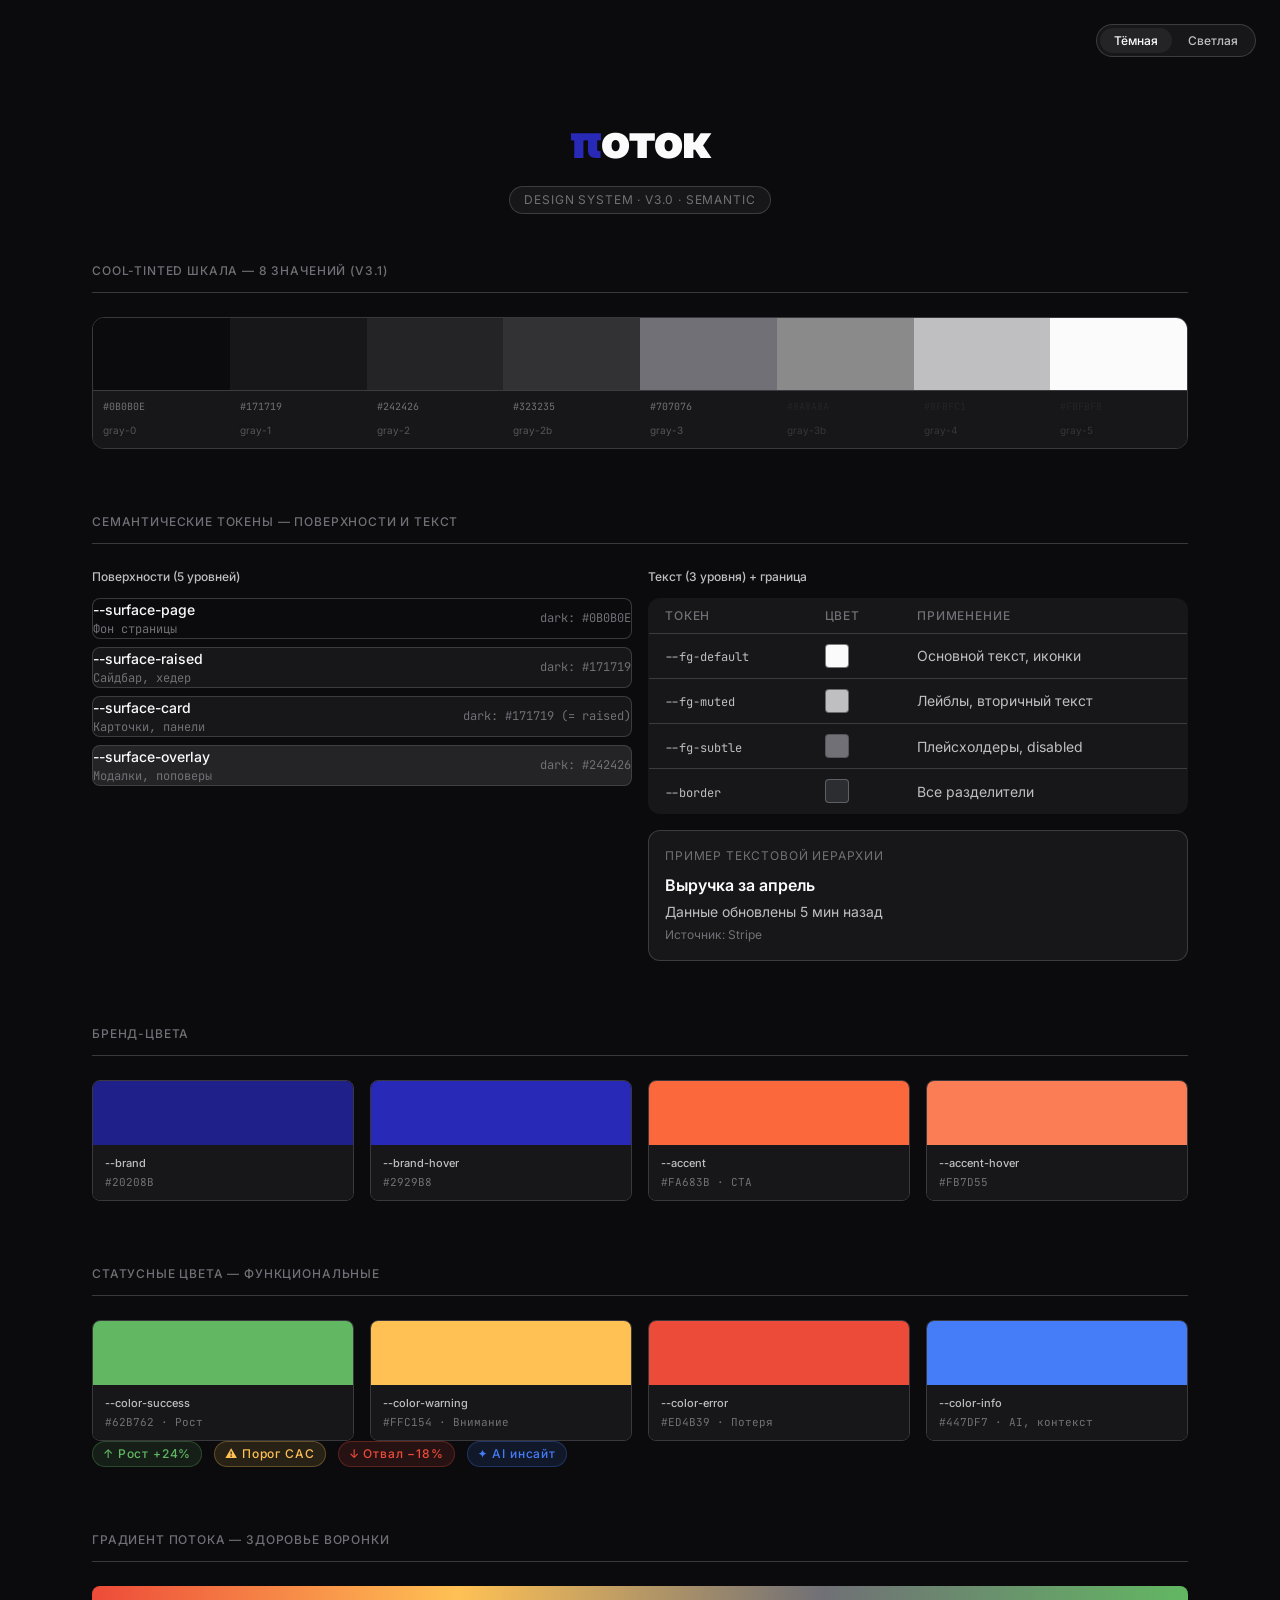
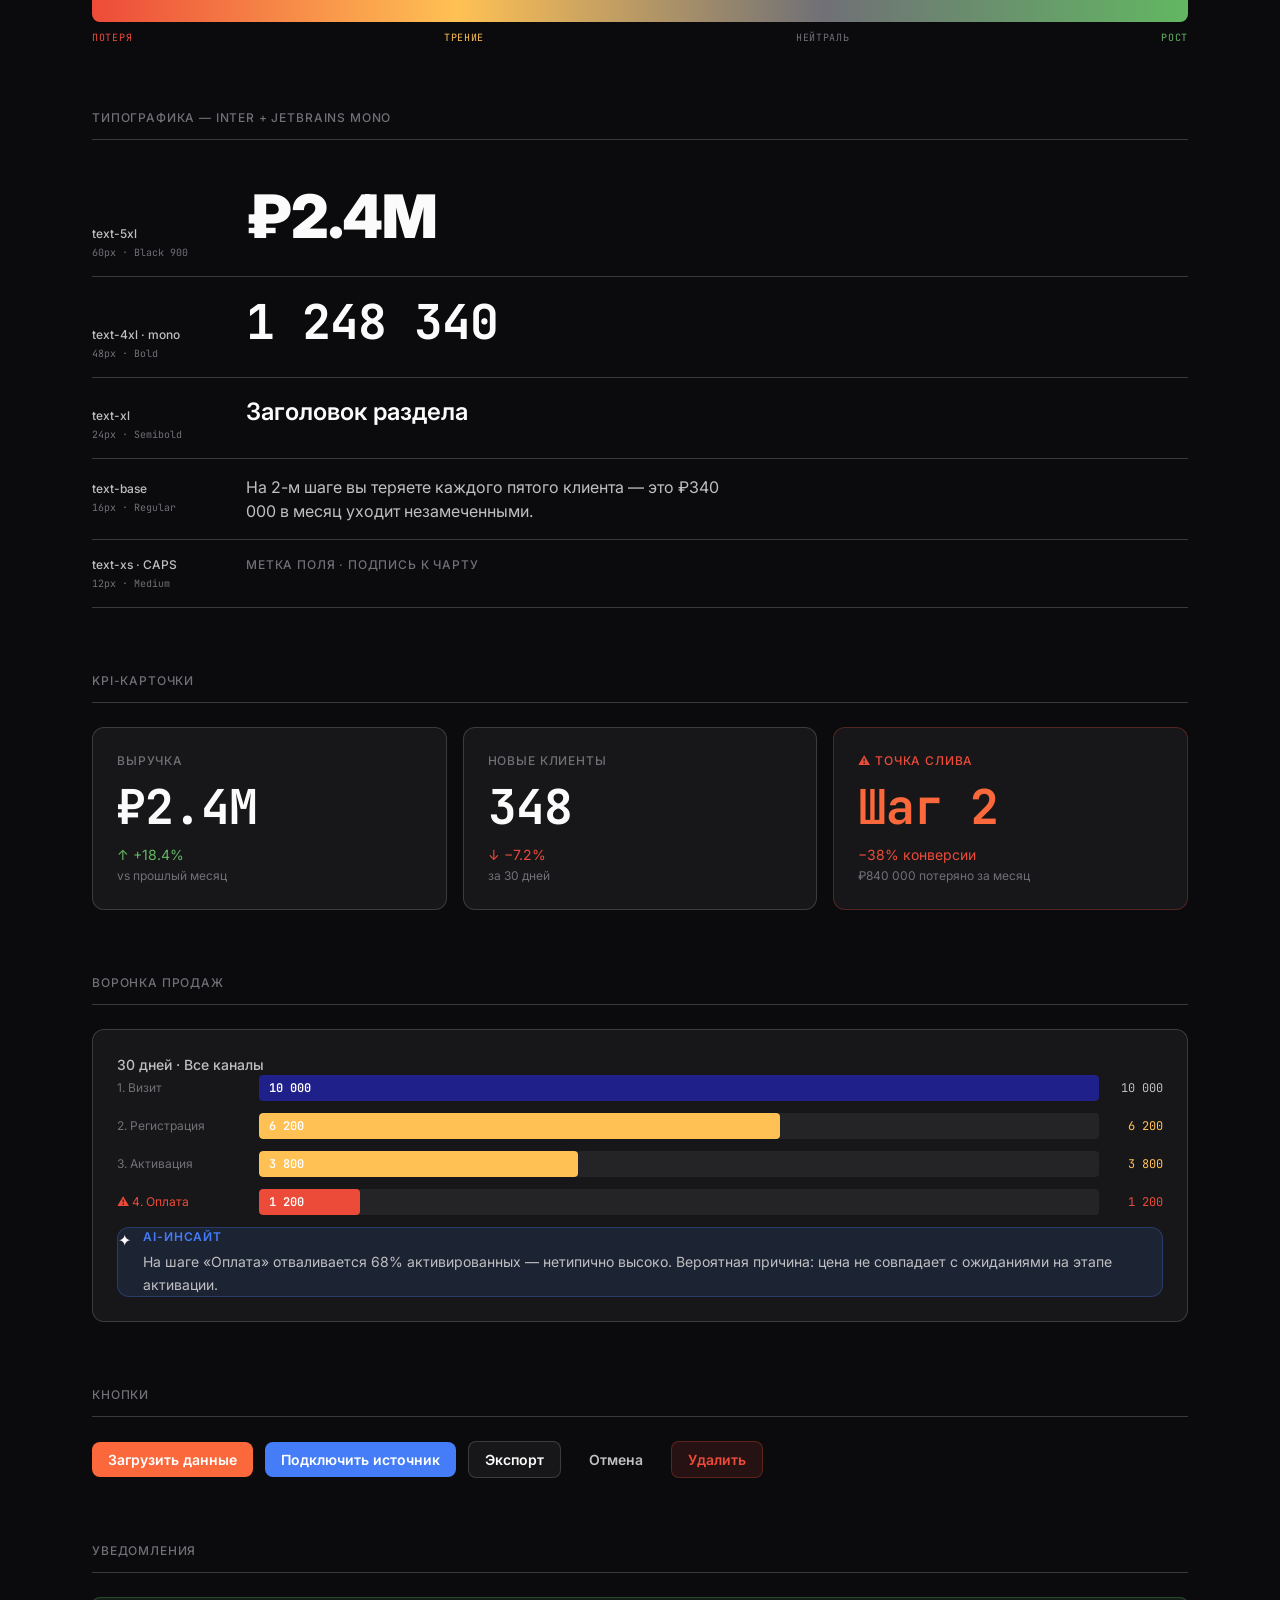
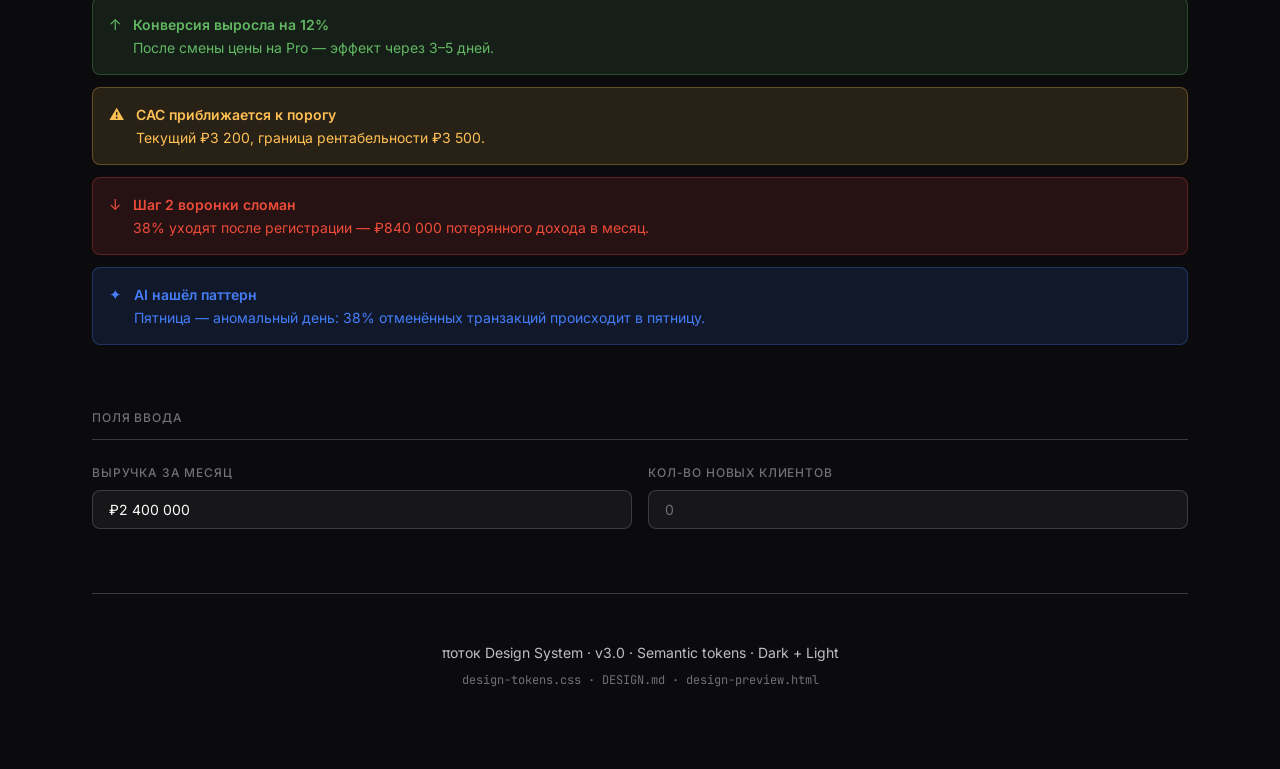
<file: design-preview.html>
<!DOCTYPE html>
<html lang="ru" data-theme="dark">
<head>
  <meta charset="UTF-8">
  <meta name="viewport" content="width=device-width, initial-scale=1.0">
  <title>πоток — Design System v3</title>
  <link rel="preconnect" href="https://fonts.googleapis.com">
  <link rel="preconnect" href="https://fonts.gstatic.com" crossorigin>
  <link href="https://fonts.googleapis.com/css2?family=Inter:wght@400;500;600;700;900&family=JetBrains+Mono:wght@400;600;700&display=swap" rel="stylesheet">
  <link rel="stylesheet" href="design-tokens.css">
  <style>
    * { box-sizing: border-box; margin: 0; padding: 0; }

    body {
      background: var(--surface-page);
      color: var(--fg-default);
      font-family: var(--font-sans);
      font-size: var(--text-base);
      line-height: var(--leading-normal);
      transition: background var(--duration-base) var(--ease), color var(--duration-base) var(--ease);
    }

    /* Layout */
    .page { max-width: 1160px; margin: 0 auto; padding: var(--space-12) var(--space-8); }
    .section { margin-bottom: var(--space-16); }
    .section-label {
      font-size: var(--text-xs);
      font-weight: var(--weight-medium);
      letter-spacing: var(--tracking-caps);
      text-transform: uppercase;
      color: var(--fg-subtle);
      margin-bottom: var(--space-6);
      padding-bottom: var(--space-3);
      border-bottom: 1px solid var(--border);
    }
    .row { display: flex; flex-wrap: wrap; gap: var(--space-3); align-items: center; }
    .col2 { display: grid; grid-template-columns: 1fr 1fr; gap: var(--space-4); }
    .col3 { display: grid; grid-template-columns: repeat(3, 1fr); gap: var(--space-4); }
    .col4 { display: grid; grid-template-columns: repeat(4, 1fr); gap: var(--space-4); }

    /* Theme toggle */
    .theme-toggle {
      position: fixed;
      top: 24px; right: 24px;
      display: flex;
      background: var(--surface-raised);
      border: 1px solid var(--border);
      border-radius: var(--radius-full);
      padding: 3px;
      gap: 2px;
      z-index: var(--z-toast);
    }
    .theme-btn {
      padding: 5px 14px;
      border-radius: var(--radius-full);
      font-size: var(--text-xs);
      font-weight: var(--weight-medium);
      border: none;
      cursor: pointer;
      font-family: var(--font-sans);
      background: transparent;
      color: var(--fg-muted);
      transition: all var(--duration-fast) var(--ease);
    }
    .theme-btn.active {
      background: var(--surface-overlay);
      color: var(--fg-default);
    }

    /* Header */
    .header {
      text-align: center;
      padding: var(--space-16) 0 var(--space-12);
    }
    .wordmark {
      font-size: var(--text-4xl);
      font-weight: var(--weight-black);
      letter-spacing: var(--tracking-tight);
      line-height: var(--leading-tight);
      color: var(--fg-default);
    }
    .wordmark-pi { color: var(--brand-hover); }
    .version-badge {
      display: inline-flex;
      align-items: center;
      gap: var(--space-2);
      background: var(--surface-raised);
      border: 1px solid var(--border);
      border-radius: var(--radius-full);
      padding: 4px 14px;
      font-size: var(--text-xs);
      color: var(--fg-subtle);
      letter-spacing: var(--tracking-caps);
      text-transform: uppercase;
      margin-top: var(--space-4);
    }

    /* Color swatch */
    .swatch {
      border-radius: var(--radius-md);
      overflow: hidden;
      border: 1px solid var(--border);
    }
    .swatch-chip { height: 64px; }
    .swatch-info {
      padding: 10px 12px;
      background: var(--surface-raised);
    }
    .swatch-name { font-size: 11px; font-weight: var(--weight-medium); color: var(--fg-muted); margin-bottom: 2px; }
    .swatch-val  { font-family: var(--font-mono); font-size: 11px; color: var(--fg-subtle); }

    /* Gray scale bar */
    .gray-bar {
      display: grid;
      grid-template-columns: repeat(6, 1fr);
      border-radius: var(--radius-lg);
      overflow: hidden;
      border: 1px solid var(--border);
    }
    .gray-cell-color { height: 72px; }
    .gray-cell-label {
      padding: 8px 10px;
      background: var(--surface-raised);
      border-top: 1px solid var(--border);
    }
    .gray-cell-hex { font-family: var(--font-mono); font-size: 10px; color: var(--fg-subtle); display: block; margin-bottom: 2px; }
    .gray-cell-use { font-size: 10px; color: var(--fg-subtle); opacity: 0.7; }

    /* Semantic token table */
    .token-table { width: 100%; border-collapse: collapse; font-size: var(--text-sm); }
    .token-table th {
      text-align: left;
      font-size: var(--text-xs);
      font-weight: var(--weight-medium);
      letter-spacing: var(--tracking-caps);
      text-transform: uppercase;
      color: var(--fg-subtle);
      padding: var(--space-2) var(--space-4);
      border-bottom: 1px solid var(--border);
    }
    .token-table td {
      padding: 10px var(--space-4);
      border-bottom: 1px solid var(--border);
      vertical-align: middle;
    }
    .token-table tr:last-child td { border-bottom: none; }
    .token-name { font-family: var(--font-mono); font-size: var(--text-xs); color: var(--fg-muted); }
    .token-chip { width: 24px; height: 24px; border-radius: var(--radius-sm); border: 1px solid var(--border); display: inline-block; vertical-align: middle; margin-right: 8px; }
    .token-hex  { font-family: var(--font-mono); font-size: var(--text-xs); color: var(--fg-subtle); }
    .token-use  { color: var(--fg-muted); font-size: var(--text-sm); }

    /* Surface demo */
    .surface-stack { display: flex; flex-direction: column; gap: var(--space-2); }
    .surface-row {
      padding: var(--space-4) var(--space-5);
      border-radius: var(--radius-md);
      border: 1px solid var(--border);
      display: flex;
      align-items: center;
      justify-content: space-between;
    }
    .surface-label { font-size: var(--text-sm); font-weight: var(--weight-medium); }
    .surface-meta { font-family: var(--font-mono); font-size: var(--text-xs); color: var(--fg-subtle); }

    /* Buttons */
    .btn {
      display: inline-flex;
      align-items: center;
      gap: var(--space-2);
      padding: 9px var(--space-4);
      border-radius: var(--radius-md);
      font-size: var(--text-sm);
      font-weight: var(--weight-semibold);
      border: none;
      cursor: pointer;
      font-family: var(--font-sans);
      transition: all var(--duration-fast) var(--ease);
    }
    .btn-accent    { background: var(--accent); color: #fff; }
    .btn-accent:hover { background: var(--accent-hover); }
    .btn-action    { background: var(--action); color: #fff; }
    .btn-action:hover { background: var(--action-hover); }
    .btn-secondary { background: var(--surface-card); color: var(--fg-default); border: 1px solid var(--border); }
    .btn-secondary:hover { background: var(--surface-overlay); }
    .btn-ghost     { background: transparent; color: var(--fg-muted); }
    .btn-ghost:hover { background: var(--bg-hover); }
    .btn-danger    { background: var(--color-error-bg); color: var(--color-error); border: 1px solid var(--color-error-border); }

    /* Badge */
    .badge {
      display: inline-flex;
      align-items: center;
      gap: 4px;
      padding: 3px 10px;
      border-radius: var(--radius-full);
      font-size: var(--text-xs);
      font-weight: var(--weight-medium);
      letter-spacing: var(--tracking-caps);
    }
    .badge-success { background: var(--color-success-bg); border: 1px solid var(--color-success-border); color: var(--color-success); }
    .badge-warning { background: var(--color-warning-bg); border: 1px solid var(--color-warning-border); color: var(--color-warning); }
    .badge-error   { background: var(--color-error-bg);   border: 1px solid var(--color-error-border);   color: var(--color-error); }
    .badge-info    { background: var(--color-info-bg);    border: 1px solid var(--color-info-border);    color: var(--color-info); }

    /* KPI card */
    .kpi {
      background: var(--surface-card);
      border: 1px solid var(--border);
      border-radius: var(--radius-lg);
      padding: var(--space-6);
    }
    .kpi-label { font-size: var(--text-xs); font-weight: var(--weight-medium); letter-spacing: var(--tracking-caps); text-transform: uppercase; color: var(--fg-subtle); margin-bottom: var(--space-2); }
    .kpi-value { font-family: var(--font-mono); font-size: var(--text-4xl); font-weight: var(--weight-bold); line-height: var(--leading-tight); letter-spacing: var(--tracking-tight); }
    .kpi-delta { font-size: var(--text-sm); margin-top: var(--space-2); margin-bottom: 2px; }
    .kpi-ctx   { font-size: var(--text-xs); color: var(--fg-subtle); }
    .kpi-pos   { color: var(--color-success); }
    .kpi-neg   { color: var(--color-error); }
    .kpi-alert { border-color: var(--color-error-border); }
    .kpi-alert .kpi-label { color: var(--color-error); }
    .kpi-alert .kpi-value { color: var(--accent); }

    /* Funnel */
    .funnel { background: var(--surface-card); border: 1px solid var(--border); border-radius: var(--radius-lg); padding: var(--space-6); }
    .funnel-title { font-size: var(--text-sm); font-weight: var(--weight-medium); color: var(--fg-muted); margin-bottom: var(--space-5); }
    .funnel-row { display: flex; align-items: center; gap: var(--space-3); margin-bottom: var(--space-3); }
    .funnel-name { font-size: var(--text-xs); color: var(--fg-subtle); width: 130px; flex-shrink: 0; }
    .funnel-track { flex: 1; height: 26px; background: var(--surface-overlay); border-radius: var(--radius-sm); overflow: hidden; }
    .funnel-fill  { height: 100%; display: flex; align-items: center; padding-left: 10px; font-family: var(--font-mono); font-size: var(--text-xs); font-weight: var(--weight-semibold); color: #fff; border-radius: var(--radius-sm); }
    .funnel-num   { font-family: var(--font-mono); font-size: var(--text-xs); color: var(--fg-muted); width: 52px; text-align: right; }

    /* AI insight */
    .insight { background: var(--color-info-bg); border: 1px solid var(--color-info-border); border-radius: var(--radius-lg); padding: var(--space-4) var(--space-5); display: flex; gap: var(--space-3); margin-top: var(--space-5); }
    .insight-icon { font-size: 16px; line-height: 1.6; flex-shrink: 0; }
    .insight-head { font-size: var(--text-xs); font-weight: var(--weight-semibold); letter-spacing: var(--tracking-caps); text-transform: uppercase; color: var(--color-info); margin-bottom: 4px; }
    .insight-text { font-size: var(--text-sm); color: var(--fg-muted); line-height: var(--leading-loose); }

    /* Alert */
    .alert { border-radius: var(--radius-md); padding: var(--space-4); display: flex; gap: var(--space-3); margin-bottom: var(--space-3); align-items: flex-start; }
    .alert-icon { flex-shrink: 0; font-size: 15px; line-height: 1.5; }
    .alert-title { font-weight: var(--weight-semibold); font-size: var(--text-sm); margin-bottom: 2px; }
    .alert-body  { font-size: var(--text-sm); line-height: var(--leading-normal); }
    .alert-s { background: var(--color-success-bg); border: 1px solid var(--color-success-border); color: var(--color-success); }
    .alert-w { background: var(--color-warning-bg); border: 1px solid var(--color-warning-border); color: var(--color-warning); }
    .alert-e { background: var(--color-error-bg);   border: 1px solid var(--color-error-border);   color: var(--color-error); }
    .alert-i { background: var(--color-info-bg);    border: 1px solid var(--color-info-border);    color: var(--color-info); }

    /* Input */
    .field label { display: block; font-size: var(--text-xs); font-weight: var(--weight-medium); letter-spacing: var(--tracking-caps); text-transform: uppercase; color: var(--fg-subtle); margin-bottom: var(--space-2); }
    .input { width: 100%; padding: 10px var(--space-4); background: var(--surface-raised); border: 1px solid var(--border); border-radius: var(--radius-md); color: var(--fg-default); font-family: var(--font-sans); font-size: var(--text-sm); outline: none; transition: border-color var(--duration-fast); }
    .input:focus { border-color: var(--border-focus); box-shadow: var(--shadow-action); }
    .input::placeholder { color: var(--fg-subtle); }

    /* Type specimen */
    .type-row { display: flex; align-items: baseline; gap: var(--space-6); padding: var(--space-4) 0; border-bottom: 1px solid var(--border); }
    .type-meta { width: 130px; flex-shrink: 0; }
    .type-name { font-size: var(--text-xs); font-weight: var(--weight-medium); color: var(--fg-muted); }
    .type-size { font-family: var(--font-mono); font-size: 10px; color: var(--fg-subtle); margin-top: 2px; }

    /* Flow gradient */
    .flow-grad { height: 36px; border-radius: var(--radius-md); background: linear-gradient(to right, var(--flow-bad), var(--flow-warn), var(--flow-neutral), var(--flow-good)); margin-bottom: var(--space-2); }
    .flow-labels { display: flex; justify-content: space-between; }
    .flow-lbl { font-size: 10px; font-family: var(--font-mono); text-transform: uppercase; letter-spacing: var(--tracking-caps); }

    hr { border: none; border-top: 1px solid var(--border); margin: var(--space-8) 0; }
  </style>
</head>
<body>

<div class="theme-toggle">
  <button class="theme-btn active" onclick="setTheme('dark',this)">Тёмная</button>
  <button class="theme-btn" onclick="setTheme('light',this)">Светлая</button>
</div>

<div class="page">

  <!-- HEADER -->
  <div class="header">
    <div class="wordmark"><span class="wordmark-pi">π</span>оток</div>
    <div style="display:flex; justify-content:center;">
      <span class="version-badge">Design System · v3.0 · Semantic</span>
    </div>
  </div>


  <!-- GRAY SCALE -->
  <div class="section">
    <div class="section-label">Cool-tinted шкала — 8 значений (v3.1)</div>
    <div class="gray-bar" style="grid-template-columns: repeat(8, 1fr);">
      <div>
        <div class="gray-cell-color" style="background:#0B0B0E;"></div>
        <div class="gray-cell-label">
          <span class="gray-cell-hex">#0B0B0E</span>
          <span class="gray-cell-use">gray-0</span>
        </div>
      </div>
      <div>
        <div class="gray-cell-color" style="background:#171719;"></div>
        <div class="gray-cell-label">
          <span class="gray-cell-hex">#171719</span>
          <span class="gray-cell-use">gray-1</span>
        </div>
      </div>
      <div>
        <div class="gray-cell-color" style="background:#242426;"></div>
        <div class="gray-cell-label">
          <span class="gray-cell-hex">#242426</span>
          <span class="gray-cell-use">gray-2</span>
        </div>
      </div>
      <div>
        <div class="gray-cell-color" style="background:#323235;"></div>
        <div class="gray-cell-label">
          <span class="gray-cell-hex">#323235</span>
          <span class="gray-cell-use">gray-2b</span>
        </div>
      </div>
      <div>
        <div class="gray-cell-color" style="background:#707076;"></div>
        <div class="gray-cell-label">
          <span class="gray-cell-hex">#707076</span>
          <span class="gray-cell-use">gray-3</span>
        </div>
      </div>
      <div>
        <div class="gray-cell-color" style="background:#8A8A8A;"></div>
        <div class="gray-cell-label" style="color:#242426;">
          <span class="gray-cell-hex" style="color:#242426;">#8A8A8A</span>
          <span class="gray-cell-use" style="color:#444;">gray-3b</span>
        </div>
      </div>
      <div>
        <div class="gray-cell-color" style="background:#BFBFC1;"></div>
        <div class="gray-cell-label" style="color:#242426;">
          <span class="gray-cell-hex" style="color:#242426;">#BFBFC1</span>
          <span class="gray-cell-use" style="color:#444;">gray-4</span>
        </div>
      </div>
      <div>
        <div class="gray-cell-color" style="background:#FBFBFB;"></div>
        <div class="gray-cell-label" style="color:#242426;">
          <span class="gray-cell-hex" style="color:#242426;">#FBFBFB</span>
          <span class="gray-cell-use" style="color:#444;">gray-5</span>
        </div>
      </div>
    </div>
  </div>


  <!-- SEMANTIC TOKENS: SURFACES + FG -->
  <div class="section">
    <div class="section-label">Семантические токены — поверхности и текст</div>
    <div class="col2">
      <!-- Surfaces -->
      <div>
        <div style="font-size:var(--text-xs); font-weight:var(--weight-medium); color:var(--fg-muted); margin-bottom:var(--space-3);">Поверхности (5 уровней)</div>
        <div class="surface-stack">
          <div class="surface-row" style="background:var(--surface-page);">
            <div>
              <div class="surface-label">--surface-page</div>
              <div class="surface-meta">Фон страницы</div>
            </div>
            <div class="surface-meta" id="page-val">dark: #0B0B0E</div>
          </div>
          <div class="surface-row" style="background:var(--surface-raised);">
            <div>
              <div class="surface-label">--surface-raised</div>
              <div class="surface-meta">Сайдбар, хедер</div>
            </div>
            <div class="surface-meta" id="raised-val">dark: #171719</div>
          </div>
          <div class="surface-row" style="background:var(--surface-card);">
            <div>
              <div class="surface-label">--surface-card</div>
              <div class="surface-meta">Карточки, панели</div>
            </div>
            <div class="surface-meta">dark: #171719 (= raised)</div>
          </div>
          <div class="surface-row" style="background:var(--surface-overlay);">
            <div>
              <div class="surface-label">--surface-overlay</div>
              <div class="surface-meta">Модалки, поповеры</div>
            </div>
            <div class="surface-meta">dark: #242426</div>
          </div>
        </div>
      </div>

      <!-- Text -->
      <div>
        <div style="font-size:var(--text-xs); font-weight:var(--weight-medium); color:var(--fg-muted); margin-bottom:var(--space-3);">Текст (3 уровня) + граница</div>
        <table class="token-table" style="background:var(--surface-raised); border-radius:var(--radius-lg); overflow:hidden; border: 1px solid var(--border);">
          <thead>
            <tr>
              <th>Токен</th>
              <th>Цвет</th>
              <th>Применение</th>
            </tr>
          </thead>
          <tbody>
            <tr>
              <td><span class="token-name">--fg-default</span></td>
              <td><span class="token-chip" style="background:var(--fg-default);"></span></td>
              <td class="token-use">Основной текст, иконки</td>
            </tr>
            <tr>
              <td><span class="token-name">--fg-muted</span></td>
              <td><span class="token-chip" style="background:var(--fg-muted);"></span></td>
              <td class="token-use">Лейблы, вторичный текст</td>
            </tr>
            <tr>
              <td><span class="token-name">--fg-subtle</span></td>
              <td><span class="token-chip" style="background:var(--fg-subtle);"></span></td>
              <td class="token-use">Плейсхолдеры, disabled</td>
            </tr>
            <tr>
              <td><span class="token-name">--border</span></td>
              <td><span class="token-chip" style="background:rgba(169,172,179,0.15); border: 1px solid rgba(169,172,179,0.4);"></span></td>
              <td class="token-use">Все разделители</td>
            </tr>
          </tbody>
        </table>

        <div style="margin-top:var(--space-4); background:var(--surface-raised); border:1px solid var(--border); border-radius:var(--radius-lg); padding:var(--space-4);">
          <div style="font-size:var(--text-xs); color:var(--fg-subtle); margin-bottom:var(--space-2); letter-spacing:var(--tracking-caps); text-transform:uppercase;">Пример текстовой иерархии</div>
          <div style="font-weight:var(--weight-semibold); color:var(--fg-default); margin-bottom:4px;">Выручка за апрель</div>
          <div style="font-size:var(--text-sm); color:var(--fg-muted); margin-bottom:4px;">Данные обновлены 5 мин назад</div>
          <div style="font-size:var(--text-xs); color:var(--fg-subtle);">Источник: Stripe</div>
        </div>
      </div>
    </div>
  </div>


  <!-- BRAND -->
  <div class="section">
    <div class="section-label">Бренд-цвета</div>
    <div class="col4">
      <div class="swatch">
        <div class="swatch-chip" style="background:#20208B;"></div>
        <div class="swatch-info">
          <div class="swatch-name">--brand</div>
          <div class="swatch-val">#20208B</div>
        </div>
      </div>
      <div class="swatch">
        <div class="swatch-chip" style="background:#2929B8;"></div>
        <div class="swatch-info">
          <div class="swatch-name">--brand-hover</div>
          <div class="swatch-val">#2929B8</div>
        </div>
      </div>
      <div class="swatch">
        <div class="swatch-chip" style="background:#FA683B;"></div>
        <div class="swatch-info">
          <div class="swatch-name">--accent</div>
          <div class="swatch-val">#FA683B · CTA</div>
        </div>
      </div>
      <div class="swatch">
        <div class="swatch-chip" style="background:#FB7D55;"></div>
        <div class="swatch-info">
          <div class="swatch-name">--accent-hover</div>
          <div class="swatch-val">#FB7D55</div>
        </div>
      </div>
    </div>
  </div>


  <!-- STATUS COLORS -->
  <div class="section">
    <div class="section-label">Статусные цвета — функциональные</div>
    <div class="col4" style="margin-bottom:var(--space-5);">
      <div class="swatch">
        <div class="swatch-chip" style="background:#62B762;"></div>
        <div class="swatch-info">
          <div class="swatch-name">--color-success</div>
          <div class="swatch-val">#62B762 · Рост</div>
        </div>
      </div>
      <div class="swatch">
        <div class="swatch-chip" style="background:#FFC154;"></div>
        <div class="swatch-info">
          <div class="swatch-name">--color-warning</div>
          <div class="swatch-val">#FFC154 · Внимание</div>
        </div>
      </div>
      <div class="swatch">
        <div class="swatch-chip" style="background:#ED4B39;"></div>
        <div class="swatch-info">
          <div class="swatch-name">--color-error</div>
          <div class="swatch-val">#ED4B39 · Потеря</div>
        </div>
      </div>
      <div class="swatch">
        <div class="swatch-chip" style="background:#447DF7;"></div>
        <div class="swatch-info">
          <div class="swatch-name">--color-info</div>
          <div class="swatch-val">#447DF7 · AI, контекст</div>
        </div>
      </div>
    </div>
    <div class="row">
      <span class="badge badge-success">↑ Рост +24%</span>
      <span class="badge badge-warning">⚠ Порог CAC</span>
      <span class="badge badge-error">↓ Отвал −18%</span>
      <span class="badge badge-info">✦ AI инсайт</span>
    </div>
  </div>


  <!-- FLOW GRADIENT -->
  <div class="section">
    <div class="section-label">Градиент потока — здоровье воронки</div>
    <div class="flow-grad"></div>
    <div class="flow-labels">
      <span class="flow-lbl" style="color:var(--flow-bad);">Потеря</span>
      <span class="flow-lbl" style="color:var(--flow-warn);">Трение</span>
      <span class="flow-lbl" style="color:var(--flow-neutral);">Нейтраль</span>
      <span class="flow-lbl" style="color:var(--flow-good);">Рост</span>
    </div>
  </div>


  <!-- TYPOGRAPHY -->
  <div class="section">
    <div class="section-label">Типографика — Inter + JetBrains Mono</div>

    <div class="type-row">
      <div class="type-meta"><div class="type-name">text-5xl</div><div class="type-size">60px · Black 900</div></div>
      <div style="font-size:var(--text-5xl);font-weight:900;line-height:1.2;letter-spacing:-0.02em;">₽2.4М</div>
    </div>
    <div class="type-row">
      <div class="type-meta"><div class="type-name">text-4xl · mono</div><div class="type-size">48px · Bold</div></div>
      <div style="font-family:var(--font-mono);font-size:var(--text-4xl);font-weight:700;line-height:1.2;letter-spacing:-0.02em;">1 248 340</div>
    </div>
    <div class="type-row">
      <div class="type-meta"><div class="type-name">text-xl</div><div class="type-size">24px · Semibold</div></div>
      <div style="font-size:var(--text-xl);font-weight:600;">Заголовок раздела</div>
    </div>
    <div class="type-row">
      <div class="type-meta"><div class="type-name">text-base</div><div class="type-size">16px · Regular</div></div>
      <div style="font-size:1rem;color:var(--fg-muted);max-width:480px;">На 2-м шаге вы теряете каждого пятого клиента — это ₽340 000 в месяц уходит незамеченными.</div>
    </div>
    <div class="type-row">
      <div class="type-meta"><div class="type-name">text-xs · CAPS</div><div class="type-size">12px · Medium</div></div>
      <div style="font-size:0.75rem;font-weight:500;letter-spacing:0.07em;text-transform:uppercase;color:var(--fg-subtle);">Метка поля · Подпись к чарту</div>
    </div>
  </div>


  <!-- KPI CARDS -->
  <div class="section">
    <div class="section-label">KPI-карточки</div>
    <div class="col3">
      <div class="kpi">
        <div class="kpi-label">Выручка</div>
        <div class="kpi-value">₽2.4М</div>
        <div class="kpi-delta kpi-pos">↑ +18.4%</div>
        <div class="kpi-ctx">vs прошлый месяц</div>
      </div>
      <div class="kpi">
        <div class="kpi-label">Новые клиенты</div>
        <div class="kpi-value">348</div>
        <div class="kpi-delta kpi-neg">↓ −7.2%</div>
        <div class="kpi-ctx">за 30 дней</div>
      </div>
      <div class="kpi kpi-alert">
        <div class="kpi-label">⚠ Точка слива</div>
        <div class="kpi-value">Шаг 2</div>
        <div class="kpi-delta kpi-neg">−38% конверсии</div>
        <div class="kpi-ctx">₽840 000 потеряно за месяц</div>
      </div>
    </div>
  </div>


  <!-- FUNNEL -->
  <div class="section">
    <div class="section-label">Воронка продаж</div>
    <div class="funnel">
      <div class="funnel-title">30 дней · Все каналы</div>
      <div class="funnel-row">
        <div class="funnel-name">1. Визит</div>
        <div class="funnel-track"><div class="funnel-fill" style="width:100%;background:var(--brand);">10 000</div></div>
        <div class="funnel-num">10 000</div>
      </div>
      <div class="funnel-row">
        <div class="funnel-name">2. Регистрация</div>
        <div class="funnel-track"><div class="funnel-fill" style="width:62%;background:var(--flow-warn);">6 200</div></div>
        <div class="funnel-num" style="color:var(--color-warning);">6 200</div>
      </div>
      <div class="funnel-row">
        <div class="funnel-name">3. Активация</div>
        <div class="funnel-track"><div class="funnel-fill" style="width:38%;background:var(--flow-warn);">3 800</div></div>
        <div class="funnel-num" style="color:var(--color-warning);">3 800</div>
      </div>
      <div class="funnel-row">
        <div class="funnel-name" style="color:var(--color-error);">⚠ 4. Оплата</div>
        <div class="funnel-track"><div class="funnel-fill" style="width:12%;background:var(--flow-bad);">1 200</div></div>
        <div class="funnel-num" style="color:var(--color-error);">1 200</div>
      </div>
      <div class="insight">
        <div class="insight-icon">✦</div>
        <div>
          <div class="insight-head">AI-инсайт</div>
          <div class="insight-text">На шаге «Оплата» отваливается 68% активированных — нетипично высоко. Вероятная причина: цена не совпадает с ожиданиями на этапе активации.</div>
        </div>
      </div>
    </div>
  </div>


  <!-- BUTTONS -->
  <div class="section">
    <div class="section-label">Кнопки</div>
    <div class="row">
      <button class="btn btn-accent">Загрузить данные</button>
      <button class="btn btn-action">Подключить источник</button>
      <button class="btn btn-secondary">Экспорт</button>
      <button class="btn btn-ghost">Отмена</button>
      <button class="btn btn-danger">Удалить</button>
    </div>
  </div>


  <!-- ALERTS -->
  <div class="section">
    <div class="section-label">Уведомления</div>
    <div class="alert alert-s"><div class="alert-icon">↑</div><div class="alert-body"><div class="alert-title">Конверсия выросла на 12%</div>После смены цены на Pro — эффект через 3–5 дней.</div></div>
    <div class="alert alert-w"><div class="alert-icon">⚠</div><div class="alert-body"><div class="alert-title">CAC приближается к порогу</div>Текущий ₽3 200, граница рентабельности ₽3 500.</div></div>
    <div class="alert alert-e"><div class="alert-icon">↓</div><div class="alert-body"><div class="alert-title">Шаг 2 воронки сломан</div>38% уходят после регистрации — ₽840 000 потерянного дохода в месяц.</div></div>
    <div class="alert alert-i"><div class="alert-icon">✦</div><div class="alert-body"><div class="alert-title">AI нашёл паттерн</div>Пятница — аномальный день: 38% отменённых транзакций происходит в пятницу.</div></div>
  </div>


  <!-- INPUTS -->
  <div class="section">
    <div class="section-label">Поля ввода</div>
    <div class="col2">
      <div class="field">
        <label>Выручка за месяц</label>
        <input class="input" type="text" value="₽2 400 000">
      </div>
      <div class="field">
        <label>Кол-во новых клиентов</label>
        <input class="input" type="text" placeholder="0">
      </div>
    </div>
  </div>


  <!-- FOOTER -->
  <div style="text-align:center; padding:var(--space-12) 0 var(--space-8); border-top:1px solid var(--border); margin-top:var(--space-12);">
    <div style="font-size:var(--text-sm);color:var(--fg-muted);">πоток Design System · v3.0 · Semantic tokens · Dark + Light</div>
    <div style="font-family:var(--font-mono);font-size:var(--text-xs);color:var(--fg-subtle);margin-top:var(--space-2);">design-tokens.css · DESIGN.md · design-preview.html</div>
  </div>

</div>

<script>
function setTheme(theme, btn) {
  document.documentElement.setAttribute('data-theme', theme);
  document.querySelectorAll('.theme-btn').forEach(b => b.classList.remove('active'));
  btn.classList.add('active');
}
</script>
</body>
</html>
</file>
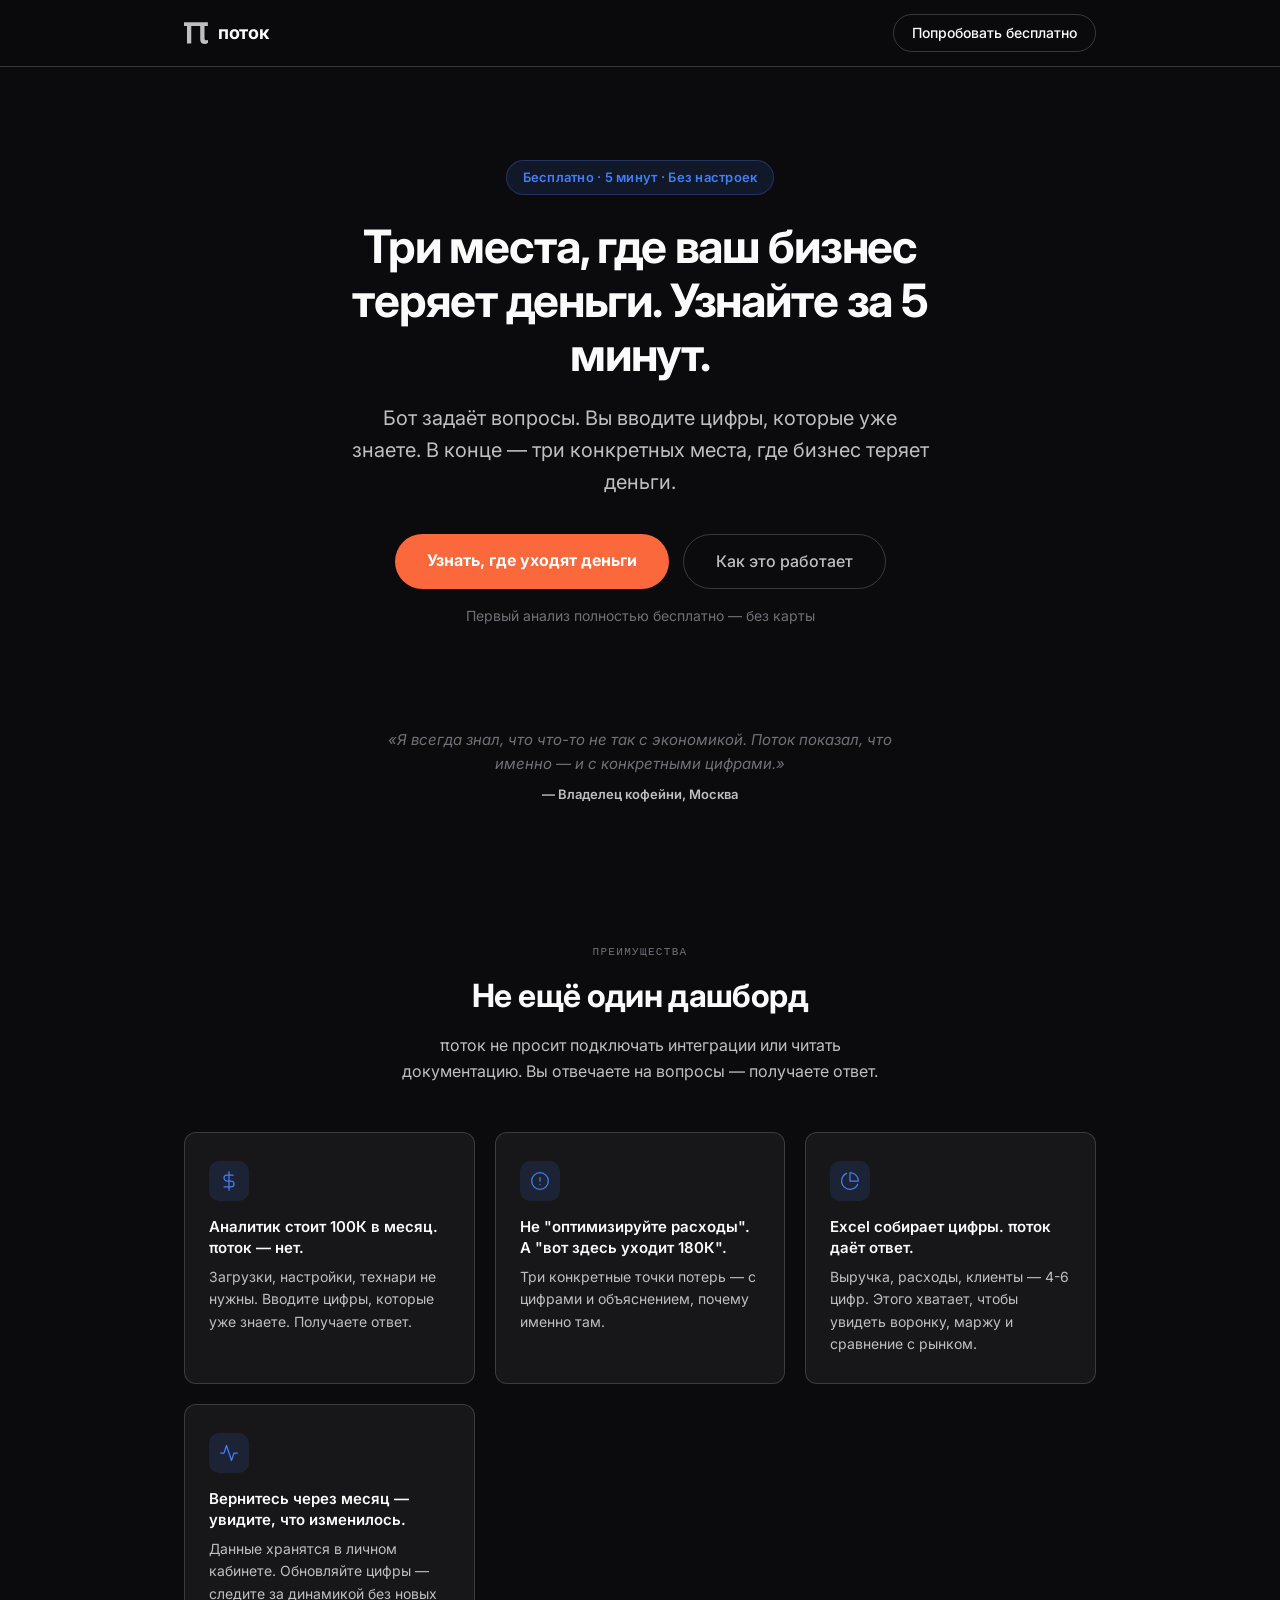
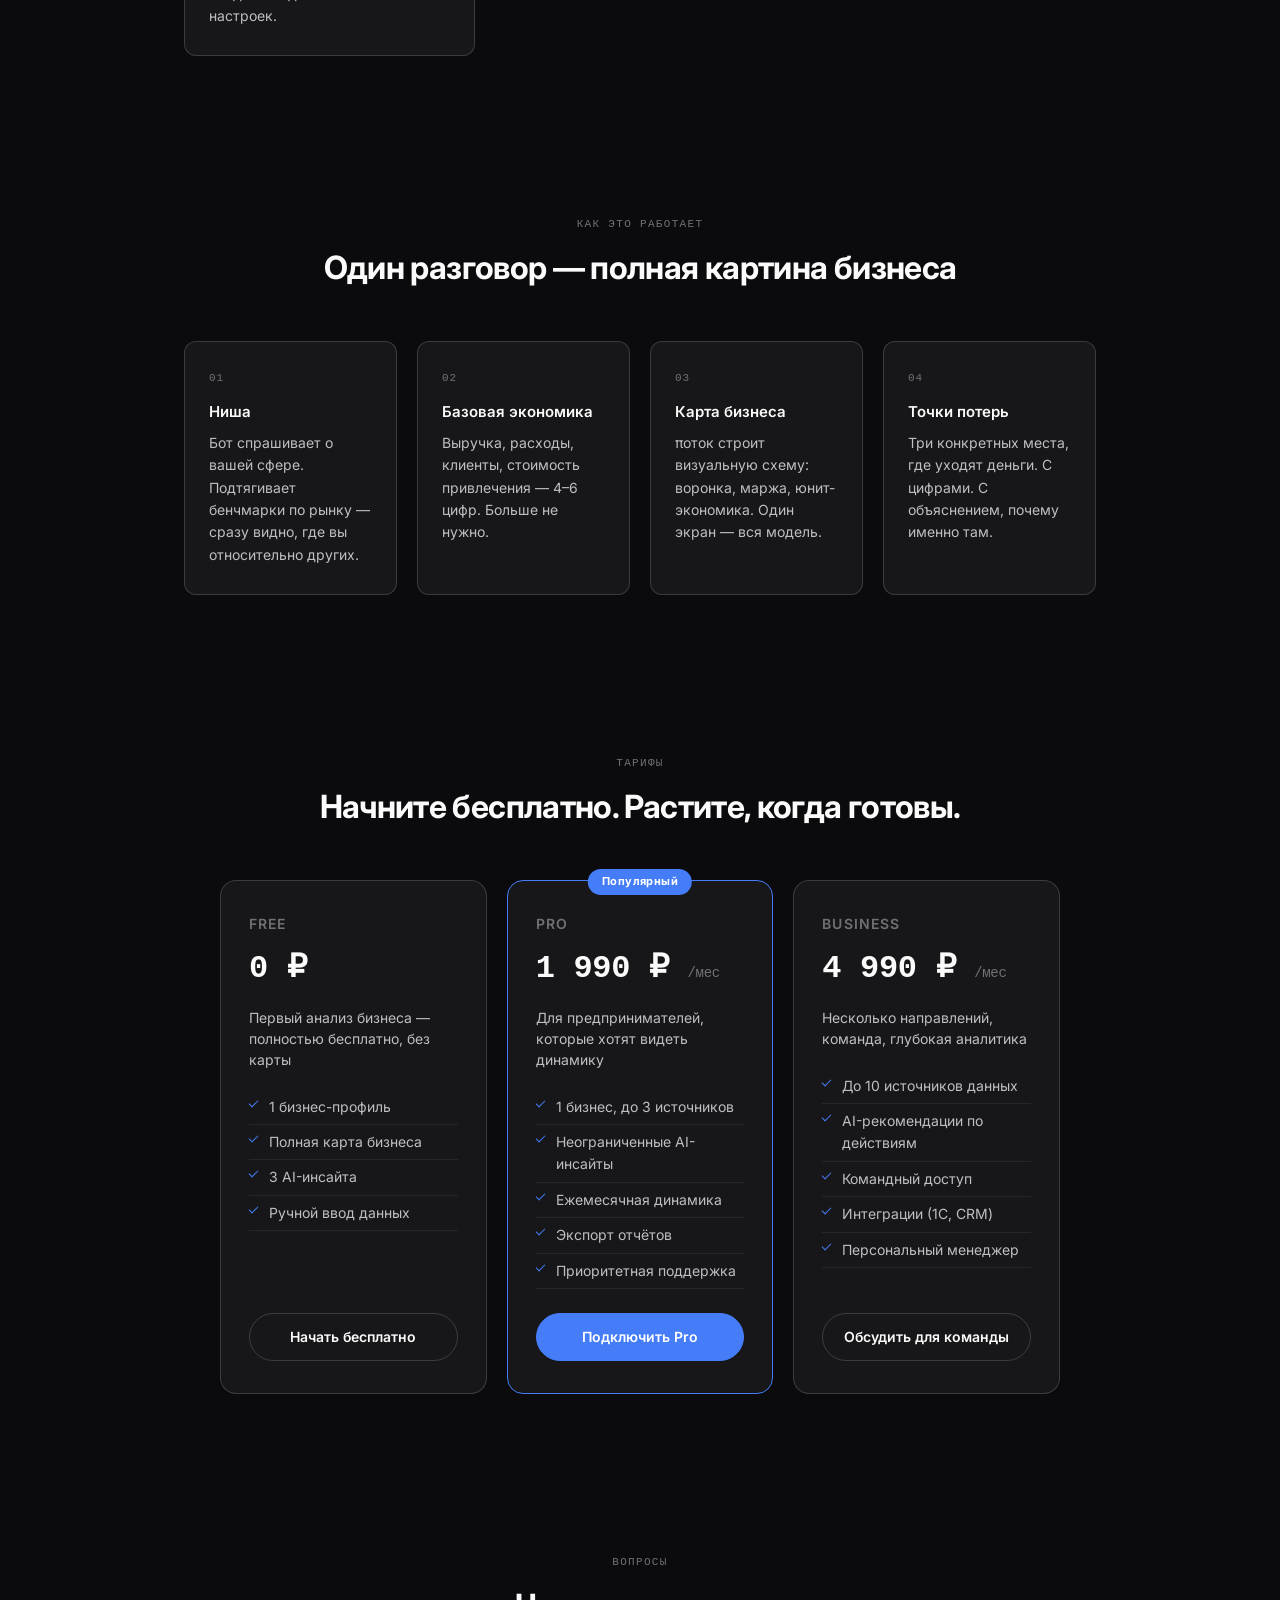
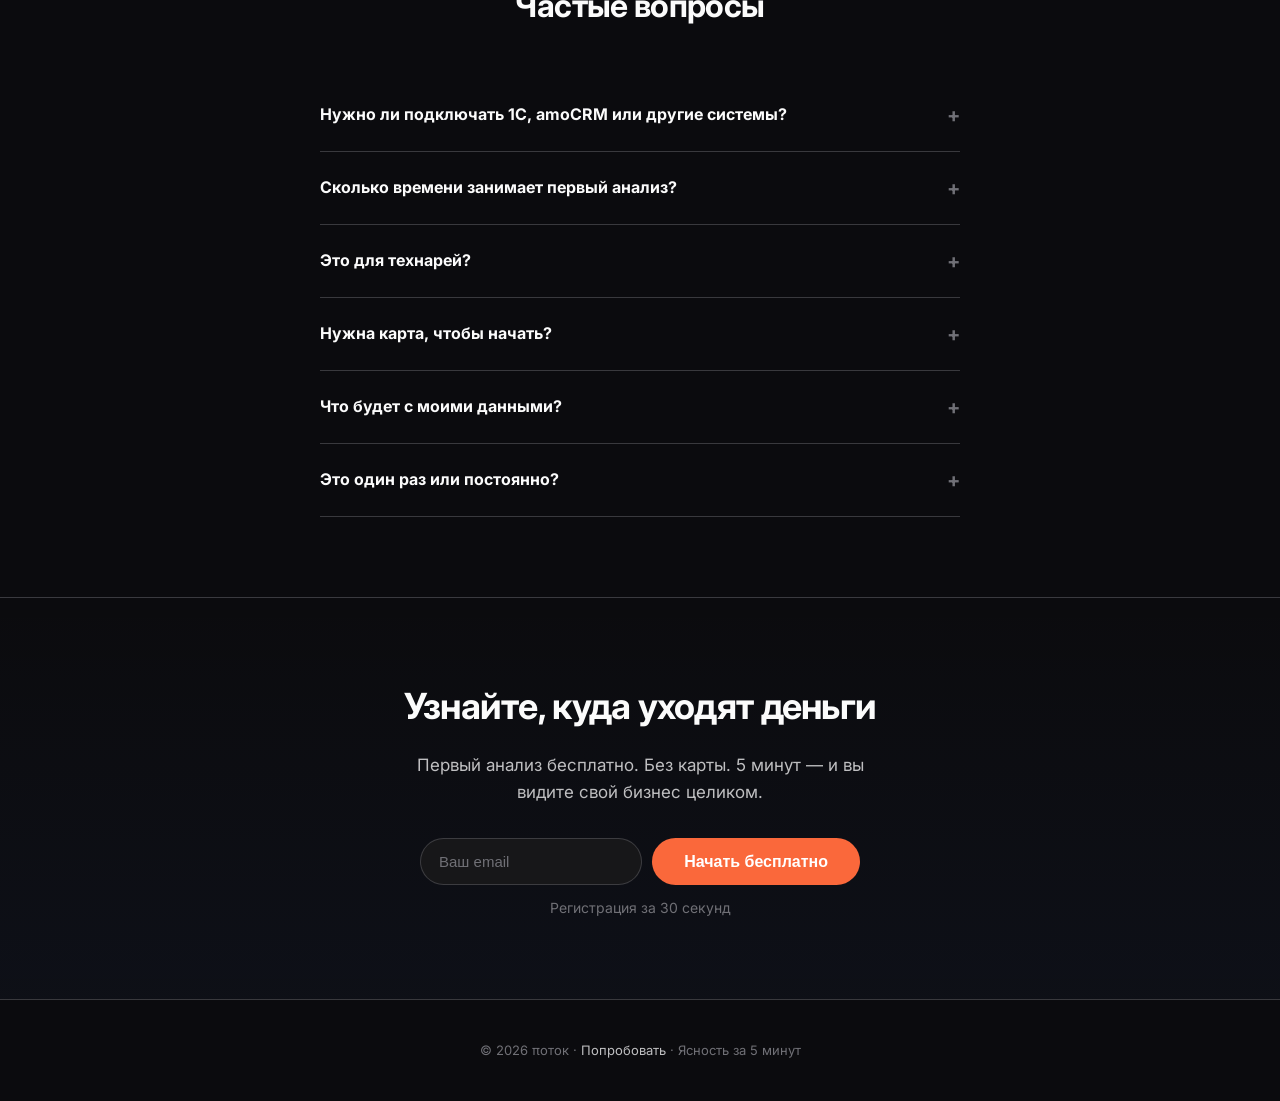
<file: landing.html>
<!DOCTYPE html>
<html lang="ru">
<head>
<meta charset="UTF-8">
<meta name="viewport" content="width=device-width, initial-scale=1.0">
<title>πоток — Финансовая картина малого бизнеса за 5 минут</title>
<meta name="description" content="AI-аналитика для малого бизнеса. Узнайте, где ваш бизнес теряет деньги — без аналитика, за 5 минут.">
<link rel="icon" type="image/svg+xml" href='data:image/svg+xml;utf8,<svg width="32" height="29" viewBox="0 0 32 29" fill="none" xmlns="http://www.w3.org/2000/svg"><path d="M32 27.8931C31.2071 28.2621 30.433 28.5388 29.6779 28.7233C28.9605 28.9078 28.1676 29 27.2991 29C26.0531 29 25.0525 28.8155 24.2973 28.4466C23.5422 28.0776 22.9569 27.5795 22.5416 26.9523C22.164 26.2882 21.9186 25.5134 21.8053 24.6279C21.692 23.7424 21.6354 22.8015 21.6354 21.8053V5.31298H9.68496V28.6126H3.9646V5.31298H0V0H31.8301V5.31298H27.3558V20.9752C27.3558 21.381 27.3558 21.7869 27.3558 22.1927C27.3935 22.5617 27.4879 22.9122 27.6389 23.2443C27.79 23.5394 27.9976 23.7793 28.2619 23.9637C28.564 24.1482 28.9794 24.2405 29.508 24.2405C30.3009 24.2405 31.1316 24.056 32 23.687V27.8931Z" fill="%23BFBFC1"/></svg>'>
<link rel="preconnect" href="https://fonts.googleapis.com">
<link rel="preconnect" href="https://fonts.gstatic.com" crossorigin>
<link href="https://fonts.googleapis.com/css2?family=Inter:wght@400;500;600;700&display=swap" rel="stylesheet">
<style>
:root{
  --bg:#0B0B0E;--s1:#171719;--s2:#242426;--s3:#323235;
  --t1:#FBFBFB;--t2:#BFBFC1;--t3:#707076;
  --acc:#447DF7;--acc-hover:#5B8FF8;--acc-glow:rgba(68,125,247,.22);
  --orange:#FA683B;--orange-hover:#FB7D55;
  --border:rgba(76,76,80,.72);
  --rad:8px;
  --font:'Inter',-apple-system,'Segoe UI',sans-serif;
  --mono:'JetBrains Mono','Courier New',monospace;
}
*{box-sizing:border-box;margin:0;padding:0}
html{scroll-behavior:smooth}
body{background:var(--bg);color:var(--t1);font-family:var(--font);font-size:16px;line-height:1.6}
a{color:var(--acc);text-decoration:none}
a:hover{color:var(--acc-hover)}

/* Layout */
.container{max-width:960px;margin:0 auto;padding:0 24px}
section{padding:80px 0}

/* Nav */
nav{position:fixed;top:0;left:0;right:0;z-index:100;background:rgba(11,11,14,.85);backdrop-filter:blur(12px);border-bottom:.5px solid var(--border);padding:14px 0}
nav .container{display:flex;align-items:center;justify-content:space-between}
.nav-logo{display:flex;align-items:center;gap:10px;font-size:18px;font-weight:700;color:var(--t1);letter-spacing:-.02em}
.nav-logo svg{width:24px;height:22px}
.nav-logo svg path{fill:var(--t2)}
.nav-cta{background:transparent;color:var(--t1);padding:7px 18px;border-radius:999px;font-size:14px;font-weight:500;border:.5px solid var(--border);cursor:pointer;transition:all .15s}
.nav-cta:hover{border-color:var(--t3);color:var(--t1);background:rgba(255,255,255,.04)}

/* Hero */
.hero{padding:160px 0 100px;text-align:center}
.hero-badge{display:inline-block;padding:6px 16px;border-radius:999px;background:rgba(68,125,247,.12);border:.5px solid rgba(68,125,247,.28);color:var(--acc);font-size:13px;font-weight:600;margin-bottom:24px;letter-spacing:.02em}
.hero h1{font-size:clamp(28px,4.5vw,46px);font-weight:700;line-height:1.18;letter-spacing:-.025em;margin-bottom:20px;max-width:680px;margin-left:auto;margin-right:auto}
.hero p{font-size:clamp(16px,2vw,20px);color:var(--t2);max-width:580px;margin:0 auto 36px;line-height:1.6}
.hero-actions{display:flex;gap:14px;justify-content:center;flex-wrap:wrap}
.btn-primary{background:var(--orange);color:#fff;padding:14px 32px;border-radius:999px;font-size:16px;font-weight:700;border:none;cursor:pointer;transition:background .15s,box-shadow .15s}
.btn-primary:hover{background:var(--orange-hover);box-shadow:0 0 0 4px rgba(250,104,59,.2);color:#fff}
.btn-secondary{background:transparent;color:var(--t2);padding:14px 32px;border-radius:999px;font-size:16px;font-weight:500;border:.5px solid var(--border);cursor:pointer;transition:all .15s}
.btn-secondary:hover{border-color:var(--t3);color:var(--t1)}
.hero-meta{margin-top:16px;color:var(--t3);font-size:14px}

/* Social proof */
.proof{text-align:center;padding:0 0 60px;color:var(--t3);font-style:italic;font-size:15px;max-width:540px;margin:0 auto}
.proof span{color:var(--t2);font-style:normal;font-weight:600;display:block;margin-top:8px;font-size:13px}

/* Benefits */
.benefits{display:grid;grid-template-columns:repeat(auto-fit,minmax(280px,1fr));gap:20px}
.benefit{background:var(--s1);border:.5px solid var(--border);border-radius:12px;padding:28px 24px}
.benefit-icon{width:40px;height:40px;border-radius:10px;background:rgba(68,125,247,.12);display:flex;align-items:center;justify-content:center;font-size:20px;margin-bottom:16px}
.benefit h3{font-size:15px;font-weight:600;margin-bottom:8px;line-height:1.35}
.benefit p{color:var(--t2);font-size:14px;line-height:1.6}

/* Section headers */
.sh{text-align:center;margin-bottom:48px}
.sh-label{font-family:var(--mono);font-size:11px;color:var(--t3);text-transform:uppercase;letter-spacing:.12em;margin-bottom:8px}
.sh h2{font-size:clamp(22px,3vw,32px);font-weight:700;letter-spacing:-.02em}
.sh p{color:var(--t2);font-size:16px;margin-top:12px;max-width:520px;margin-left:auto;margin-right:auto}

/* Steps */
.steps{display:grid;grid-template-columns:repeat(auto-fit,minmax(200px,1fr));gap:20px;counter-reset:step}
.step{position:relative;background:var(--s1);border:.5px solid var(--border);border-radius:12px;padding:28px 24px;counter-increment:step}
.step-num{font-family:var(--mono);font-size:11px;font-weight:500;color:var(--t3);letter-spacing:.08em;text-transform:uppercase;margin-bottom:12px}
.step-num::before{content:counter(step,decimal-leading-zero)}
.step h4{font-size:15px;font-weight:600;margin-bottom:8px;color:var(--t1)}
.step p{color:var(--t2);font-size:14px;line-height:1.6}

/* Pricing */
.pricing{display:grid;grid-template-columns:repeat(auto-fit,minmax(260px,1fr));gap:20px;max-width:840px;margin:0 auto}
.price-card{background:var(--s1);border:.5px solid var(--border);border-radius:16px;padding:32px 28px;display:flex;flex-direction:column}
.price-card.featured{border-color:var(--acc);position:relative}
.price-card.featured::after{content:'Популярный';position:absolute;top:-12px;left:50%;transform:translateX(-50%);background:var(--acc);color:#fff;font-size:11px;font-weight:700;padding:4px 14px;border-radius:999px;letter-spacing:.04em}
.price-name{font-size:14px;font-weight:600;color:var(--t3);text-transform:uppercase;letter-spacing:.08em;margin-bottom:8px}
.price-amount{font-family:var(--mono);font-size:32px;font-weight:700;letter-spacing:-.01em}
.price-amount span{font-size:14px;font-weight:400;color:var(--t3)}
.price-desc{color:var(--t2);font-size:14px;margin:12px 0 20px;line-height:1.5}
.price-features{list-style:none;margin-bottom:24px;flex:1}
.price-features li{padding:6px 0;font-size:14px;color:var(--t2);border-bottom:.5px solid rgba(76,76,80,.3)}
.price-features li{padding-left:20px;position:relative}
.price-features li::before{content:'';position:absolute;left:0;top:10px;width:8px;height:4px;border-left:1.5px solid var(--acc);border-bottom:1.5px solid var(--acc);transform:rotate(-45deg)}
.price-btn{display:block;text-align:center;padding:12px;border-radius:999px;font-weight:600;font-size:14px;border:.5px solid var(--border);color:var(--t1);cursor:pointer;transition:all .15s;background:transparent}
.price-btn:hover{border-color:var(--acc);color:var(--acc)}
.price-card.featured .price-btn{background:var(--acc);border-color:var(--acc);color:#fff}
.price-card.featured .price-btn:hover{background:var(--acc-hover);border-color:var(--acc-hover);color:#fff}

/* FAQ */
.faq{max-width:640px;margin:0 auto}
.faq-item{border-bottom:.5px solid var(--border);padding:20px 0}
.faq-q{font-weight:700;font-size:16px;cursor:pointer;display:flex;justify-content:space-between;align-items:center}
.faq-q::after{content:'+';font-size:20px;color:var(--t3);flex-shrink:0;transition:transform .2s}
.faq-item.open .faq-q::after{transform:rotate(45deg)}
.faq-a{color:var(--t2);font-size:15px;line-height:1.65;max-height:0;overflow:hidden;transition:max-height .3s ease,padding .3s ease}
.faq-item.open .faq-a{max-height:200px;padding-top:12px}

/* CTA bottom */
.cta-bottom{text-align:center;background:linear-gradient(180deg,transparent,rgba(68,125,247,.04));border-top:.5px solid var(--border);padding:80px 0}
.cta-bottom h2{font-size:clamp(22px,3.5vw,36px);font-weight:700;letter-spacing:-.02em;margin-bottom:16px}
.cta-bottom p{color:var(--t2);font-size:17px;margin-bottom:32px;max-width:480px;margin-left:auto;margin-right:auto}

/* Footer */
footer{padding:40px 0;text-align:center;color:var(--t3);font-size:13px;border-top:.5px solid var(--border)}
footer a{color:var(--t2)}

/* Email form */
.email-form{display:flex;gap:10px;max-width:440px;margin:0 auto;flex-wrap:wrap;justify-content:center}
.email-form input{flex:1;min-width:220px;padding:14px 18px;border-radius:999px;border:.5px solid var(--border);background:var(--s1);color:var(--t1);font-size:15px;outline:none;transition:border-color .15s}
.email-form input:focus{border-color:var(--acc)}
.email-form input::placeholder{color:var(--t3)}
</style>
</head>
<body>

<nav>
  <div class="container">
    <a href="#" class="nav-logo">
      <svg width="24" height="22" viewBox="0 0 32 29" fill="none"><path d="M32 27.8931C31.2071 28.2621 30.433 28.5388 29.6779 28.7233C28.9605 28.9078 28.1676 29 27.2991 29C26.0531 29 25.0525 28.8155 24.2973 28.4466C23.5422 28.0776 22.9569 27.5795 22.5416 26.9523C22.164 26.2882 21.9186 25.5134 21.8053 24.6279C21.692 23.7424 21.6354 22.8015 21.6354 21.8053V5.31298H9.68496V28.6126H3.9646V5.31298H0V0H31.8301V5.31298H27.3558V20.9752C27.3558 21.381 27.3558 21.7869 27.3558 22.1927C27.3935 22.5617 27.4879 22.9122 27.6389 23.2443C27.79 23.5394 27.9976 23.7793 28.2619 23.9637C28.564 24.1482 28.9794 24.2405 29.508 24.2405C30.3009 24.2405 31.1316 24.056 32 23.687V27.8931Z" fill="#BFBFC1"/></svg>
      поток
    </a>
    <a href="#pricing" class="nav-cta">Попробовать бесплатно</a>
  </div>
</nav>

<section class="hero">
  <div class="container">
    <div class="hero-badge">Бесплатно · 5 минут · Без настроек</div>
    <h1>Три места, где ваш бизнес теряет деньги. Узнайте за 5 минут.</h1>
    <p>Бот задаёт вопросы. Вы вводите цифры, которые уже знаете. В конце — три конкретных места, где бизнес теряет деньги.</p>
    <div class="hero-actions">
      <a href="potok.html" class="btn-primary">Узнать, где уходят деньги</a>
      <a href="#how" class="btn-secondary">Как это работает</a>
    </div>
    <div class="hero-meta">Первый анализ полностью бесплатно — без карты</div>
  </div>
</section>

<div class="proof container">
  «Я всегда знал, что что-то не так с экономикой. Поток показал, что именно — и с конкретными цифрами.»
  <span>— Владелец кофейни, Москва</span>
</div>

<section id="benefits">
  <div class="container">
    <div class="sh">
      <div class="sh-label">Преимущества</div>
      <h2>Не ещё один дашборд</h2>
      <p>πоток не просит подключать интеграции или читать документацию. Вы отвечаете на вопросы — получаете ответ.</p>
    </div>
    <div class="benefits">
      <div class="benefit">
        <div class="benefit-icon"><svg width="20" height="20" viewBox="0 0 24 24" fill="none" stroke="var(--acc)" stroke-width="1.5" stroke-linecap="round" stroke-linejoin="round"><line x1="12" y1="1" x2="12" y2="23"/><path d="M17 5H9.5a3.5 3.5 0 0 0 0 7h5a3.5 3.5 0 0 1 0 7H6"/></svg></div>
        <h3>Аналитик стоит 100К в месяц. πоток — нет.</h3>
        <p>Загрузки, настройки, технари не нужны. Вводите цифры, которые уже знаете. Получаете ответ.</p>
      </div>
      <div class="benefit">
        <div class="benefit-icon"><svg width="20" height="20" viewBox="0 0 24 24" fill="none" stroke="var(--acc)" stroke-width="1.5" stroke-linecap="round" stroke-linejoin="round"><circle cx="12" cy="12" r="10"/><line x1="12" y1="8" x2="12" y2="12"/><line x1="12" y1="16" x2="12.01" y2="16"/></svg></div>
        <h3>Не "оптимизируйте расходы". А "вот здесь уходит 180К".</h3>
        <p>Три конкретные точки потерь — с цифрами и объяснением, почему именно там.</p>
      </div>
      <div class="benefit">
        <div class="benefit-icon"><svg width="20" height="20" viewBox="0 0 24 24" fill="none" stroke="var(--acc)" stroke-width="1.5" stroke-linecap="round" stroke-linejoin="round"><path d="M21.21 15.89A10 10 0 1 1 8 2.83"/><path d="M22 12A10 10 0 0 0 12 2v10z"/></svg></div>
        <h3>Excel собирает цифры. πоток даёт ответ.</h3>
        <p>Выручка, расходы, клиенты — 4-6 цифр. Этого хватает, чтобы увидеть воронку, маржу и сравнение с рынком.</p>
      </div>
      <div class="benefit">
        <div class="benefit-icon"><svg width="20" height="20" viewBox="0 0 24 24" fill="none" stroke="var(--acc)" stroke-width="1.5" stroke-linecap="round" stroke-linejoin="round"><polyline points="22 12 18 12 15 21 9 3 6 12 2 12"/></svg></div>
        <h3>Вернитесь через месяц — увидите, что изменилось.</h3>
        <p>Данные хранятся в личном кабинете. Обновляйте цифры — следите за динамикой без новых настроек.</p>
      </div>
    </div>
  </div>
</section>

<section id="how">
  <div class="container">
    <div class="sh">
      <div class="sh-label">Как это работает</div>
      <h2>Один разговор — полная картина бизнеса</h2>
    </div>
    <div class="steps">
      <div class="step">
        <div class="step-num"></div>
        <h4>Ниша</h4>
        <p>Бот спрашивает о вашей сфере. Подтягивает бенчмарки по рынку — сразу видно, где вы относительно других.</p>
      </div>
      <div class="step">
        <div class="step-num"></div>
        <h4>Базовая экономика</h4>
        <p>Выручка, расходы, клиенты, стоимость привлечения — 4–6 цифр. Больше не нужно.</p>
      </div>
      <div class="step">
        <div class="step-num"></div>
        <h4>Карта бизнеса</h4>
        <p>πоток строит визуальную схему: воронка, маржа, юнит-экономика. Один экран — вся модель.</p>
      </div>
      <div class="step">
        <div class="step-num"></div>
        <h4>Точки потерь</h4>
        <p>Три конкретных места, где уходят деньги. С цифрами. С объяснением, почему именно там.</p>
      </div>
    </div>
  </div>
</section>

<section id="pricing">
  <div class="container">
    <div class="sh">
      <div class="sh-label">Тарифы</div>
      <h2>Начните бесплатно. Растите, когда готовы.</h2>
    </div>
    <div class="pricing">
      <div class="price-card">
        <div class="price-name">Free</div>
        <div class="price-amount">0 ₽</div>
        <div class="price-desc">Первый анализ бизнеса — полностью бесплатно, без карты</div>
        <ul class="price-features">
          <li>1 бизнес-профиль</li>
          <li>Полная карта бизнеса</li>
          <li>3 AI-инсайта</li>
          <li>Ручной ввод данных</li>
        </ul>
        <a href="potok.html" class="price-btn">Начать бесплатно</a>
      </div>
      <div class="price-card featured">
        <div class="price-name">Pro</div>
        <div class="price-amount">1 990 ₽ <span>/мес</span></div>
        <div class="price-desc">Для предпринимателей, которые хотят видеть динамику</div>
        <ul class="price-features">
          <li>1 бизнес, до 3 источников</li>
          <li>Неограниченные AI-инсайты</li>
          <li>Ежемесячная динамика</li>
          <li>Экспорт отчётов</li>
          <li>Приоритетная поддержка</li>
        </ul>
        <a href="potok.html" class="price-btn">Подключить Pro</a>
      </div>
      <div class="price-card">
        <div class="price-name">Business</div>
        <div class="price-amount">4 990 ₽ <span>/мес</span></div>
        <div class="price-desc">Несколько направлений, команда, глубокая аналитика</div>
        <ul class="price-features">
          <li>До 10 источников данных</li>
          <li>AI-рекомендации по действиям</li>
          <li>Командный доступ</li>
          <li>Интеграции (1С, CRM)</li>
          <li>Персональный менеджер</li>
        </ul>
        <a href="potok.html" class="price-btn">Обсудить для команды</a>
      </div>
    </div>
  </div>
</section>

<section>
  <div class="container">
    <div class="sh">
      <div class="sh-label">Вопросы</div>
      <h2>Частые вопросы</h2>
    </div>
    <div class="faq">
      <div class="faq-item">
        <div class="faq-q">Нужно ли подключать 1С, amoCRM или другие системы?</div>
        <div class="faq-a">Нет. Вы вводите цифры вручную — те, что уже знаете. Интеграции есть в Business-тарифе, если захотите ускорить процесс.</div>
      </div>
      <div class="faq-item">
        <div class="faq-q">Сколько времени занимает первый анализ?</div>
        <div class="faq-a">Около 5 минут. Обновление данных в следующий раз — 2–3 минуты.</div>
      </div>
      <div class="faq-item">
        <div class="faq-q">Это для технарей?</div>
        <div class="faq-a">Нет. Нужно знать свою выручку и основные расходы — больше ничего.</div>
      </div>
      <div class="faq-item">
        <div class="faq-q">Нужна карта, чтобы начать?</div>
        <div class="faq-a">Нет. Free-тариф полностью бесплатный: регистрация без карты, полный первый анализ, три AI-инсайта.</div>
      </div>
      <div class="faq-item">
        <div class="faq-q">Что будет с моими данными?</div>
        <div class="faq-a">Данные хранятся в вашем личном кабинете. Никакого публичного доступа, никаких передач третьим лицам.</div>
      </div>
      <div class="faq-item">
        <div class="faq-q">Это один раз или постоянно?</div>
        <div class="faq-a">Как хотите. Можно использовать как разовый аудит. Или возвращаться каждый месяц — обновлять цифры и видеть динамику.</div>
      </div>
    </div>
  </div>
</section>

<section class="cta-bottom">
  <div class="container">
    <h2>Узнайте, куда уходят деньги</h2>
    <p>Первый анализ бесплатно. Без карты. 5 минут — и вы видите свой бизнес целиком.</p>
    <form class="email-form" id="waitlist-form" action="https://formsubmit.co/potok.waitlist@gmail.com" method="POST">
      <input type="hidden" name="_subject" value="πоток waitlist">
      <input type="hidden" name="_captcha" value="false">
      <input type="hidden" name="_next" value="https://gh0stcreator.github.io/potok/landing.html#thankyou">
      <input type="text" name="_honey" style="display:none">
      <input type="email" name="email" placeholder="Ваш email" required>
      <button type="submit" class="btn-primary">Начать бесплатно</button>
    </form>
    <div id="form-success" style="display:none;color:var(--acc);font-weight:600;font-size:17px;margin-top:16px">Готово. Скоро напишем.</div>
    <div class="hero-meta" style="margin-top:12px">Регистрация за 30 секунд</div>
  </div>
</section>

<footer>
  <div class="container">
    <p>© 2026 πоток · <a href="potok.html">Попробовать</a> · Ясность за 5 минут</p>
  </div>
</footer>

<script>
document.querySelectorAll('.faq-q').forEach(q=>{
  q.addEventListener('click',()=>{
    const item=q.parentElement;
    item.classList.toggle('open');
  });
});

if(window.location.hash==='#thankyou'){
  const f=document.getElementById('waitlist-form');
  const s=document.getElementById('form-success');
  if(f)f.style.display='none';
  if(s)s.style.display='block';
}
</script>
</body>
</html>
</file>
<file: design-tokens.css>
/**
 * πоток — Design Tokens v3.1
 *
 * Structure:
 *   - Primitive scale  (raw values, never use directly in components)
 *   - Semantic tokens  (what you actually use)
 *   - Typography / spacing / motion / radius / z-index
 *
 * Themes: dark (default) + light via [data-theme="light"]
 * Source: Figma rYGGvsw5L78w5B6osxk9t9 + potok.html audit (commit d2490f5)
 *
 * v3.1 changes (synced to actual product):
 *   - Gray scale updated to cool-tinted values (subtle violet undertone)
 *   - fg-muted: #A0A0A0 → #BFBFC1 (lighter, matches product text hierarchy)
 *   - Status colors: success #62B762, warning #FFC154, error #ED4B39
 *   - Border tokens: absolute cool-gray approach (more visible than white-overlay)
 *   - surface-card now equals surface-raised (no separate navy-tint level in product)
 *   - New: --surface-elevated, --fg-section
 *
 * Note: product currently uses --acc (#20208B, brand) for interactive elements.
 *   Design system promotes --action (#447DF7) for interactive — product to be migrated.
 */


/* ═══════════════════════════════════════════
   PRIMITIVE SCALE
   Do not reference in components — use semantic tokens below.
═══════════════════════════════════════════ */

:root {

  /* Gray scale — cool-tinted (subtle violet/blue undertone, sourced from potok.html) */
  --_gray-0: #0B0B0E;   /* near-black */
  --_gray-1: #171719;
  --_gray-2: #242426;
  --_gray-2b: #323235;  /* hover/drag-over surface — elevated interactive state */
  --_gray-3: #707076;   /* subtle — cool violet tint */
  --_gray-3b: #8A8A8A;  /* section titles, mid-range labels */
  --_gray-4: #BFBFC1;
  --_gray-5: #FBFBFB;   /* near-white */

  /* Brand primitives */
  --_blue:         #20208B;   /* brand identity */
  --_blue-light:   #2929B8;
  --_blue-dim:     #181870;
  --_blue-action:  #447DF7;   /* interactive — links, buttons, focus rings */
  --_indigo:       #6466E9;   /* labels, tags, badges */

  /* Accent (energy, CTAs) */
  --_orange:     #FA683B;
  --_orange-lt:  #FB7D55;
  --_orange-dim: #E5522B;

  /* Status primitives — sourced from potok.html */
  --_green:  #62B762;   /* success — muted, earthy green */
  --_amber:  #FFC154;   /* warning — warm golden */
  --_red:    #ED4B39;   /* error — warm red-orange */

}


/* ═══════════════════════════════════════════
   DARK THEME  (default)
═══════════════════════════════════════════ */

:root,
[data-theme="dark"] {

  /* ── Surfaces (4 levels, darkest → most elevated) ── */
  --surface-page:     var(--_gray-0);    /* #0B0B0E — page canvas */
  --surface-raised:   var(--_gray-1);    /* #171719 — sidebar, nav, panels, cards */
  --surface-card:     var(--_gray-1);    /* #171719 — same as raised; product uses one card level */
  --surface-overlay:  var(--_gray-2);    /* #242426 — modals, popovers, menus */
  --surface-elevated: var(--_gray-2b);   /* #323235 — hover/drag-over states */

  /* ── Foreground (3 levels + section titles) ── */
  --fg-default: var(--_gray-5);    /* #FBFBFB — primary text, icons */
  --fg-muted:   var(--_gray-4);    /* #BFBFC1 — labels, secondary text, amounts */
  --fg-subtle:  var(--_gray-3);    /* #707076 — meta, timestamps, placeholders */
  --fg-section: var(--_gray-3b);   /* #8A8A8A — section/accordion titles */

  /* ── Border ── */
  --border:       rgba(76, 76, 80, 0.72);    /* absolute cool-gray approach */
  --border-focus: rgba(112, 112, 118, 0.78); /* stronger for focus states */

  /* ── Interactive hover / selection ── */
  --bg-hover:    rgba(255, 255, 255, 0.04);
  --bg-selected: rgba(68, 125, 247, 0.16);   /* action blue tint */

}


/* ═══════════════════════════════════════════
   LIGHT THEME  [data-theme="light"]
═══════════════════════════════════════════ */

[data-theme="light"] {

  /* ── Surfaces ── */
  --surface-page:     #FFFFFF;
  --surface-raised:   #F5F5F5;
  --surface-card:     #F5F5F5;   /* same as raised, consistent with dark theme */
  --surface-overlay:  #DEDEDE;
  --surface-elevated: #D0D0D0;   /* hover/drag-over states */

  /* ── Foreground ── */
  --fg-default: var(--_gray-0);   /* #0B0B0E — inverted from dark */
  --fg-muted:   #555555;
  --fg-subtle:  #999999;
  --fg-section: #777777;          /* section/accordion titles */

  /* ── Border ── */
  --border:       rgba(0, 0, 0, 0.09);
  --border-focus: rgba(0, 0, 0, 0.22);

  /* ── Interactive ── */
  --bg-hover:    rgba(0, 0, 0, 0.04);
  --bg-selected: rgba(68, 125, 247, 0.10);

}


/* ═══════════════════════════════════════════
   BRAND & STATUS — theme-agnostic
   Same values in both dark and light.
═══════════════════════════════════════════ */

:root {

  /* Brand identity */
  --brand:       var(--_blue);         /* #20208B — logo, identity */
  --brand-hover: var(--_blue-light);   /* #2929B8 */
  --brand-dim:   var(--_blue-dim);     /* #181870 */
  --brand-glow:  rgba(32, 32, 139, 0.20);

  /* Action blue — interactive elements (links, buttons, focus, selected) */
  --action:       var(--_blue-action); /* #447DF7 */
  --action-hover: #5B8FF8;
  --action-dim:   #2D67E8;
  --action-glow:  rgba(68, 125, 247, 0.22);

  /* Accent orange — energy, CTAs, important data points */
  --accent:       var(--_orange);      /* #FA683B */
  --accent-hover: var(--_orange-lt);
  --accent-dim:   var(--_orange-dim);
  --accent-glow:  rgba(250, 104, 59, 0.20);

  /* Label / tag color */
  --label-indigo: var(--_indigo);      /* #6466E9 — for tags, labels, categories */

  /* Status */
  --color-success:        var(--_green);               /* #62B762 */
  --color-success-bg:     rgba(98, 183, 98, 0.12);
  --color-success-border: rgba(98, 183, 98, 0.28);

  --color-warning:        var(--_amber);               /* #FFC154 */
  --color-warning-bg:     rgba(255, 193, 84, 0.12);
  --color-warning-border: rgba(255, 193, 84, 0.28);

  --color-error:          var(--_red);                 /* #ED4B39 */
  --color-error-bg:       rgba(237, 75, 57, 0.12);
  --color-error-border:   rgba(237, 75, 57, 0.28);

  --color-info:           var(--_blue-action);         /* #447DF7 */
  --color-info-bg:        rgba(68, 125, 247, 0.12);
  --color-info-border:    rgba(68, 125, 247, 0.28);

  /* Data visualization */
  --data-gain:     var(--_green);       /* money in, positive delta */
  --data-loss:     var(--_red);         /* money out, churn, drop */
  --data-neutral:  var(--_gray-4);      /* baseline, no direction */
  --data-primary:  var(--_blue-action); /* main metric line */
  --data-compare:  var(--_orange);      /* comparison line */

  /* Flow health gradient */
  --flow-bad:     var(--_red);
  --flow-warn:    var(--_amber);
  --flow-neutral: var(--_gray-3);
  --flow-good:    var(--_green);


  /* ─── Typography ─── */

  --font-sans: 'Inter', 'Helvetica Neue', system-ui, sans-serif;
  --font-mono: 'JetBrains Mono', 'Fira Code', ui-monospace, monospace;

  /* Size scale */
  --text-2xs:  0.625rem;   /*  10px */
  --text-xs:   0.75rem;    /*  12px */
  --text-sm:   0.875rem;   /*  14px */
  --text-base: 1rem;       /*  16px */
  --text-lg:   1.25rem;    /*  20px */
  --text-xl:   1.5rem;     /*  24px */
  --text-2xl:  1.875rem;   /*  30px */
  --text-3xl:  2.25rem;    /*  36px */
  --text-4xl:  3rem;       /*  48px */
  --text-5xl:  3.75rem;    /*  60px */

  /* Weight */
  --weight-regular:  400;
  --weight-medium:   500;
  --weight-semibold: 600;
  --weight-bold:     700;
  --weight-black:    900;

  /* Leading */
  --leading-tight:  1.2;
  --leading-normal: 1.5;
  --leading-loose:  1.65;

  /* Tracking */
  --tracking-tight: -0.02em;
  --tracking-caps:   0.07em;


  /* ─── Spacing (4px grid) ─── */

  --space-1:  0.25rem;   /*  4px */
  --space-2:  0.5rem;    /*  8px */
  --space-3:  0.75rem;   /* 12px */
  --space-4:  1rem;      /* 16px */
  --space-6:  1.5rem;    /* 24px */
  --space-8:  2rem;      /* 32px */
  --space-12: 3rem;      /* 48px */
  --space-16: 4rem;      /* 64px */


  /* ─── Radius ─── */

  --radius-sm:   4px;
  --radius-md:   8px;
  --radius-lg:   12px;
  --radius-xl:   20px;
  --radius-full: 9999px;


  /* ─── Shadows ─── */

  --shadow-sm:     0 1px 4px rgba(0, 0, 0, 0.40);
  --shadow-md:     0 4px 14px rgba(0, 0, 0, 0.50);
  --shadow-lg:     0 8px 28px rgba(0, 0, 0, 0.60);
  --shadow-brand:  0 0 0 3px var(--brand-glow);
  --shadow-action: 0 0 0 3px var(--action-glow);
  --shadow-accent: 0 0 0 3px var(--accent-glow);


  /* ─── Motion ─── */

  --ease:        cubic-bezier(0.4, 0, 0.2, 1);
  --ease-out:    cubic-bezier(0, 0, 0.2, 1);
  --ease-spring: cubic-bezier(0.34, 1.56, 0.64, 1);

  --duration-fast:   100ms;
  --duration-base:   200ms;
  --duration-slow:   350ms;


  /* ─── Z-index ─── */

  --z-base:    0;
  --z-raised:  10;
  --z-sticky:  100;
  --z-overlay: 200;
  --z-modal:   300;
  --z-toast:   400;

}
</file>
